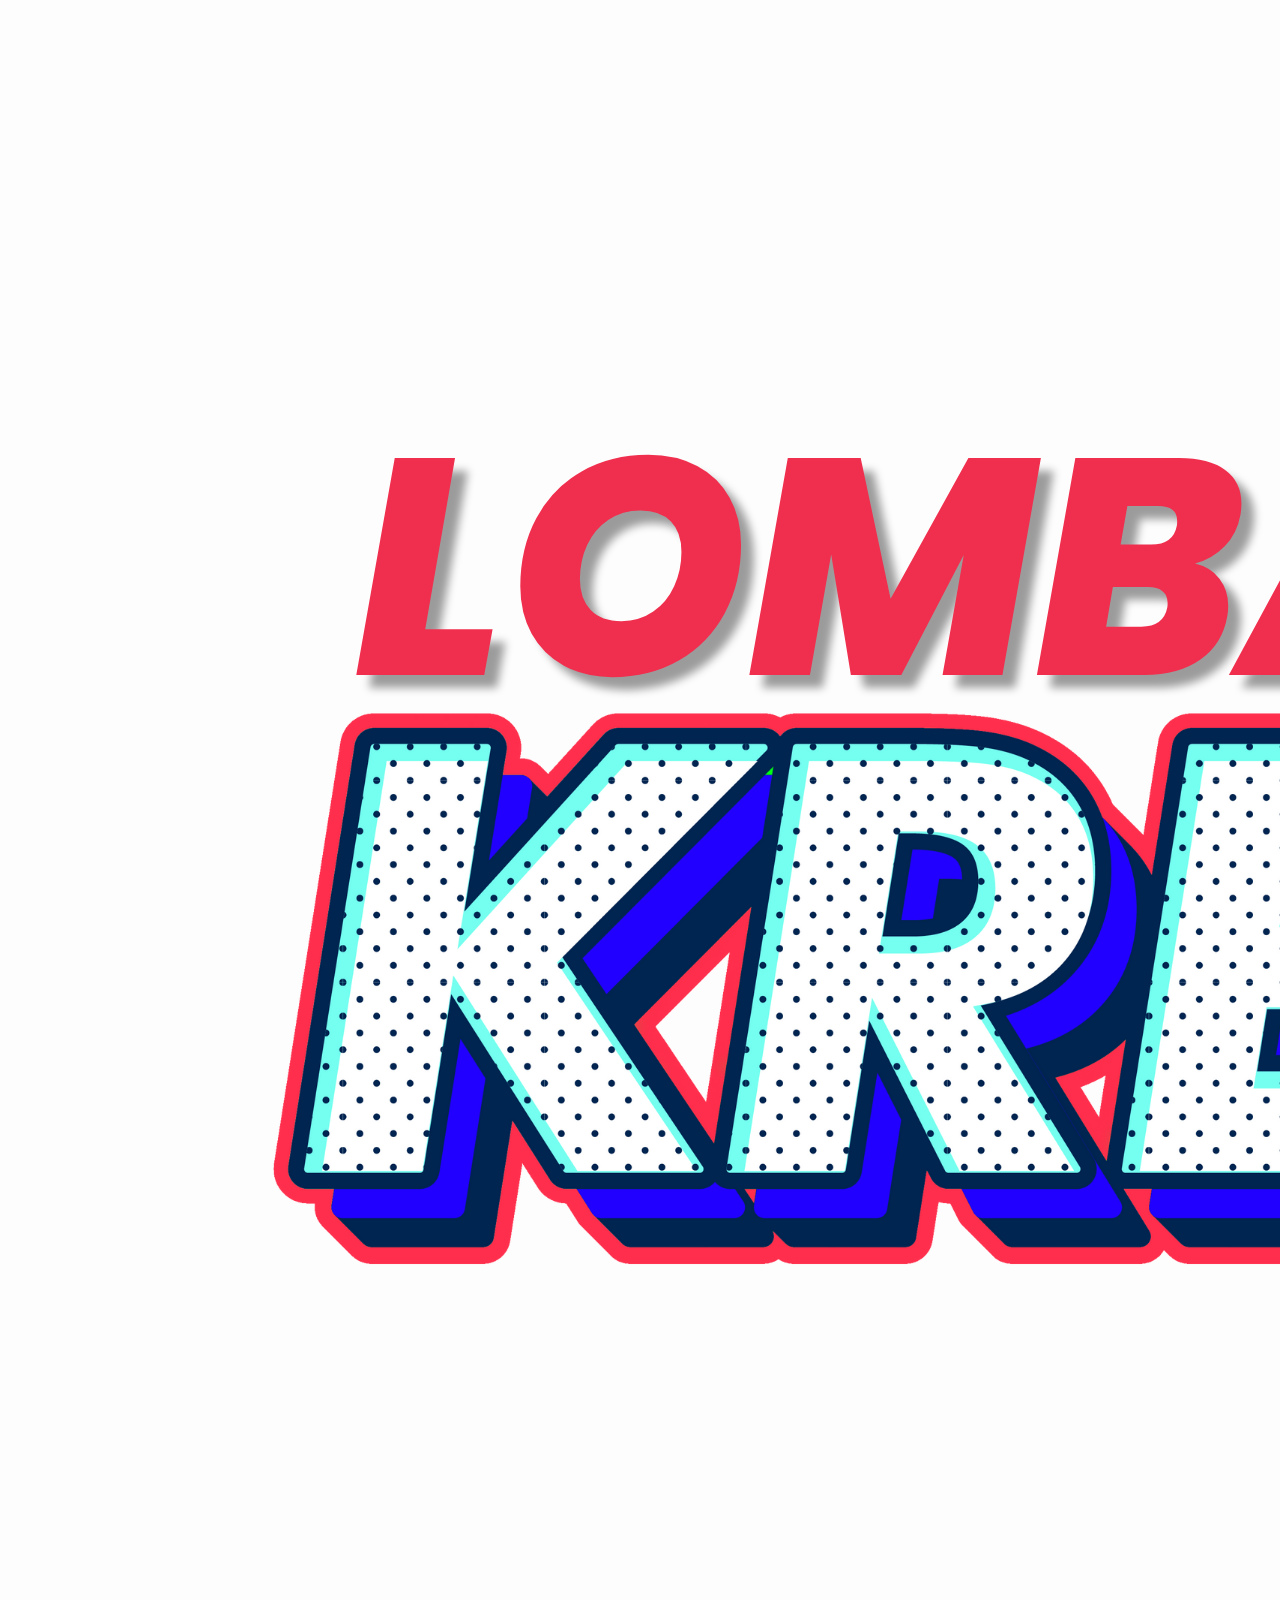
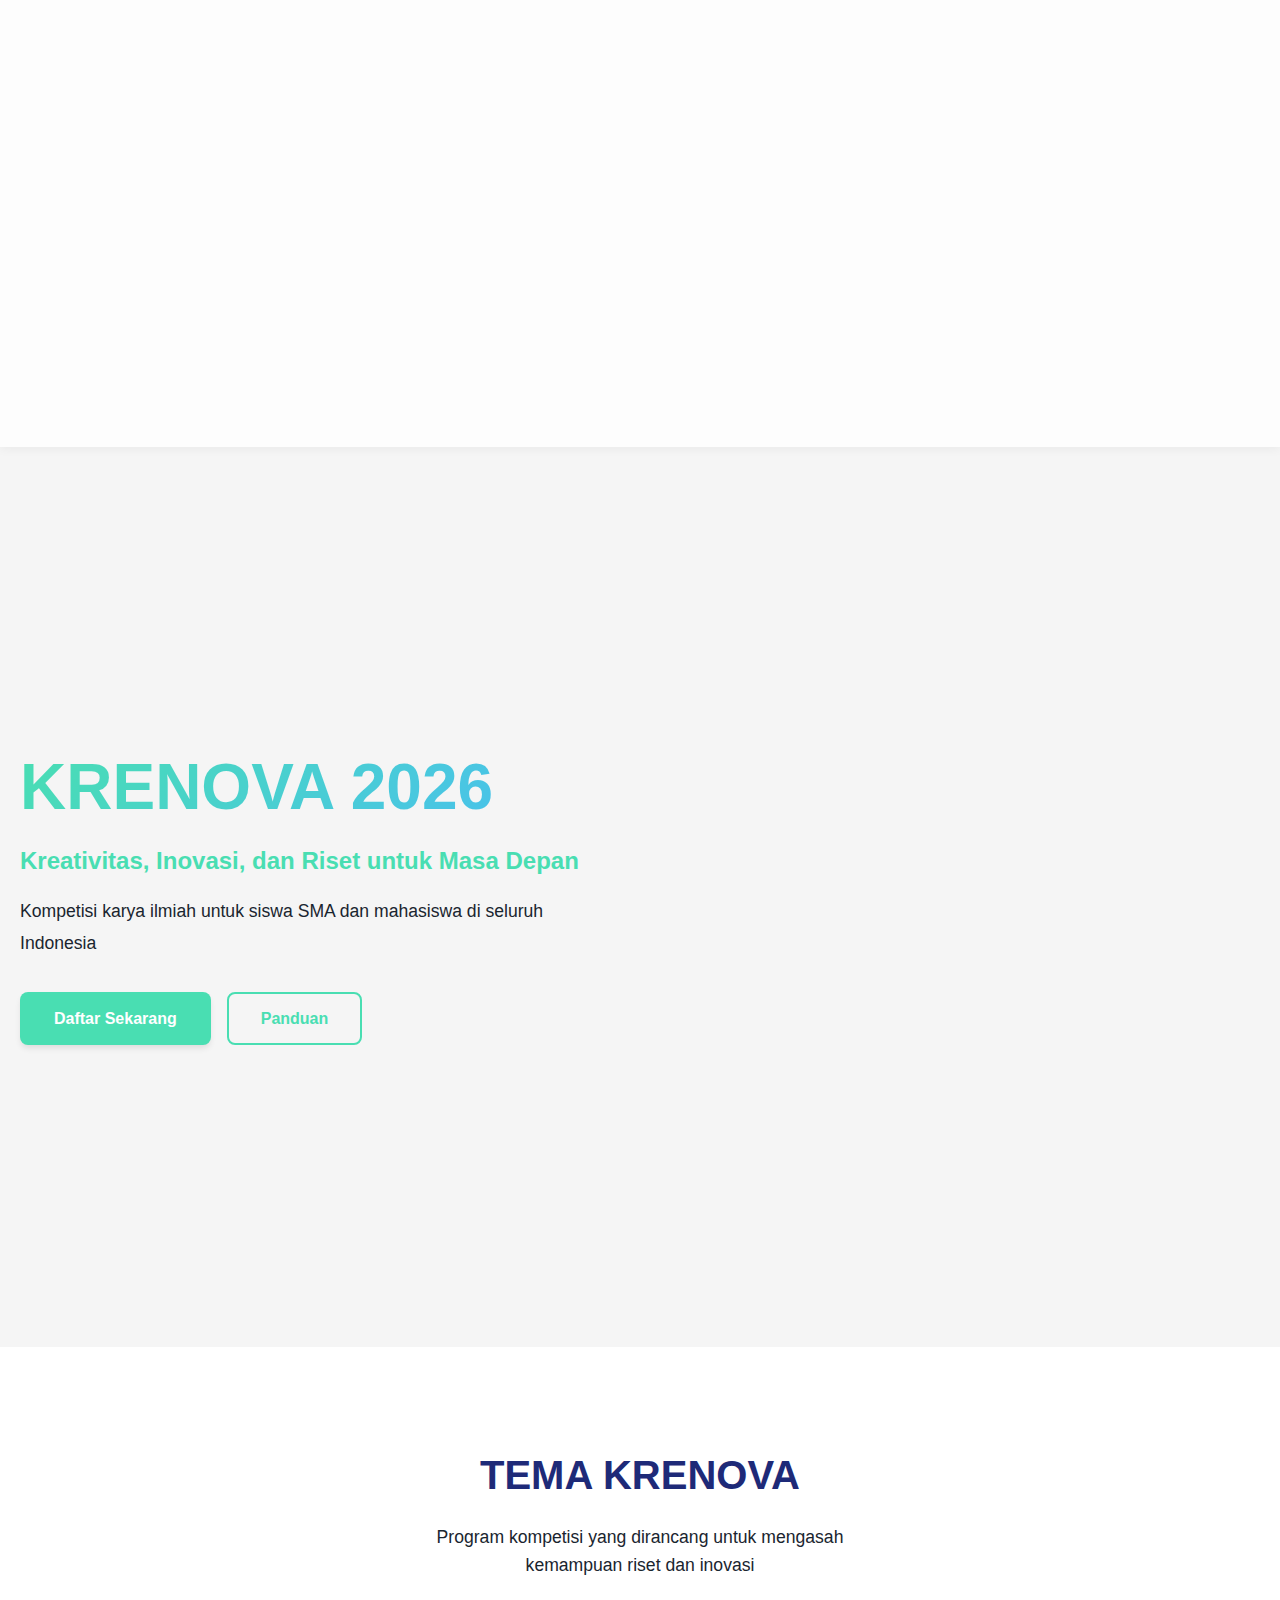
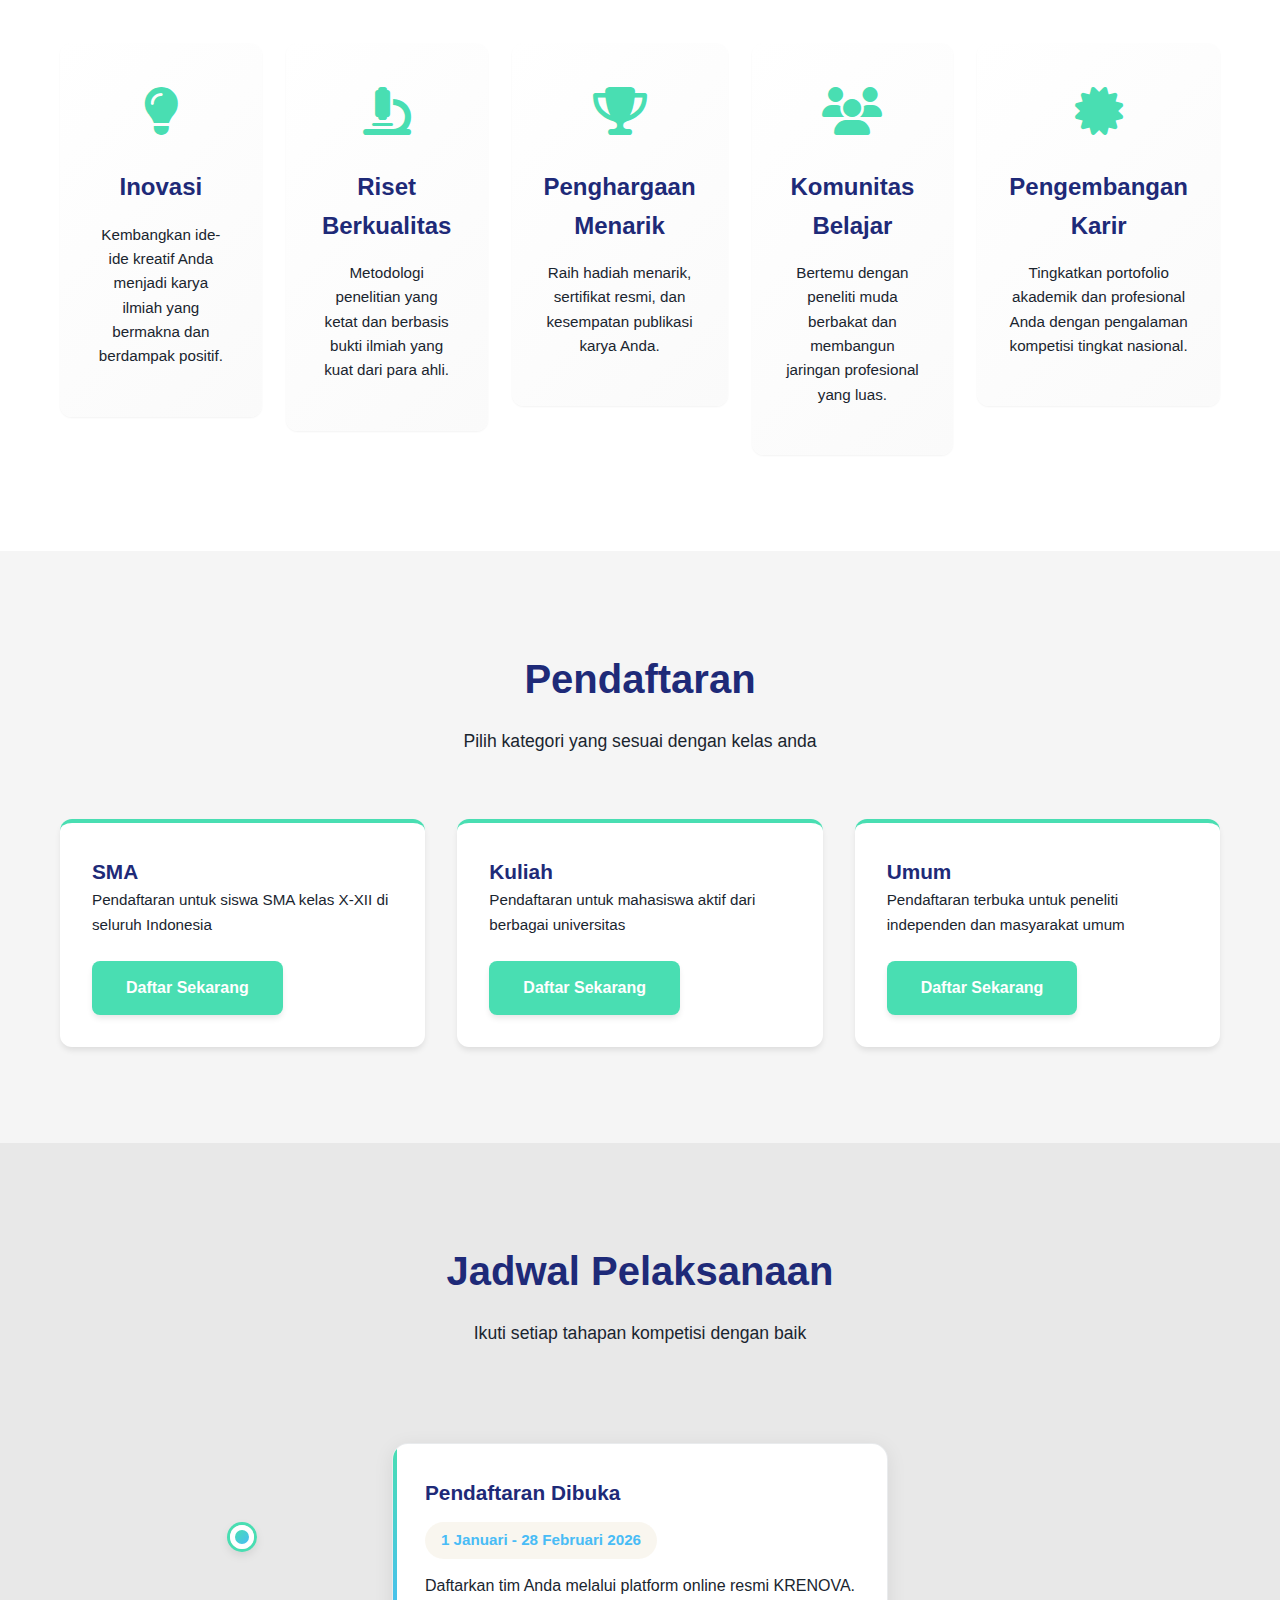
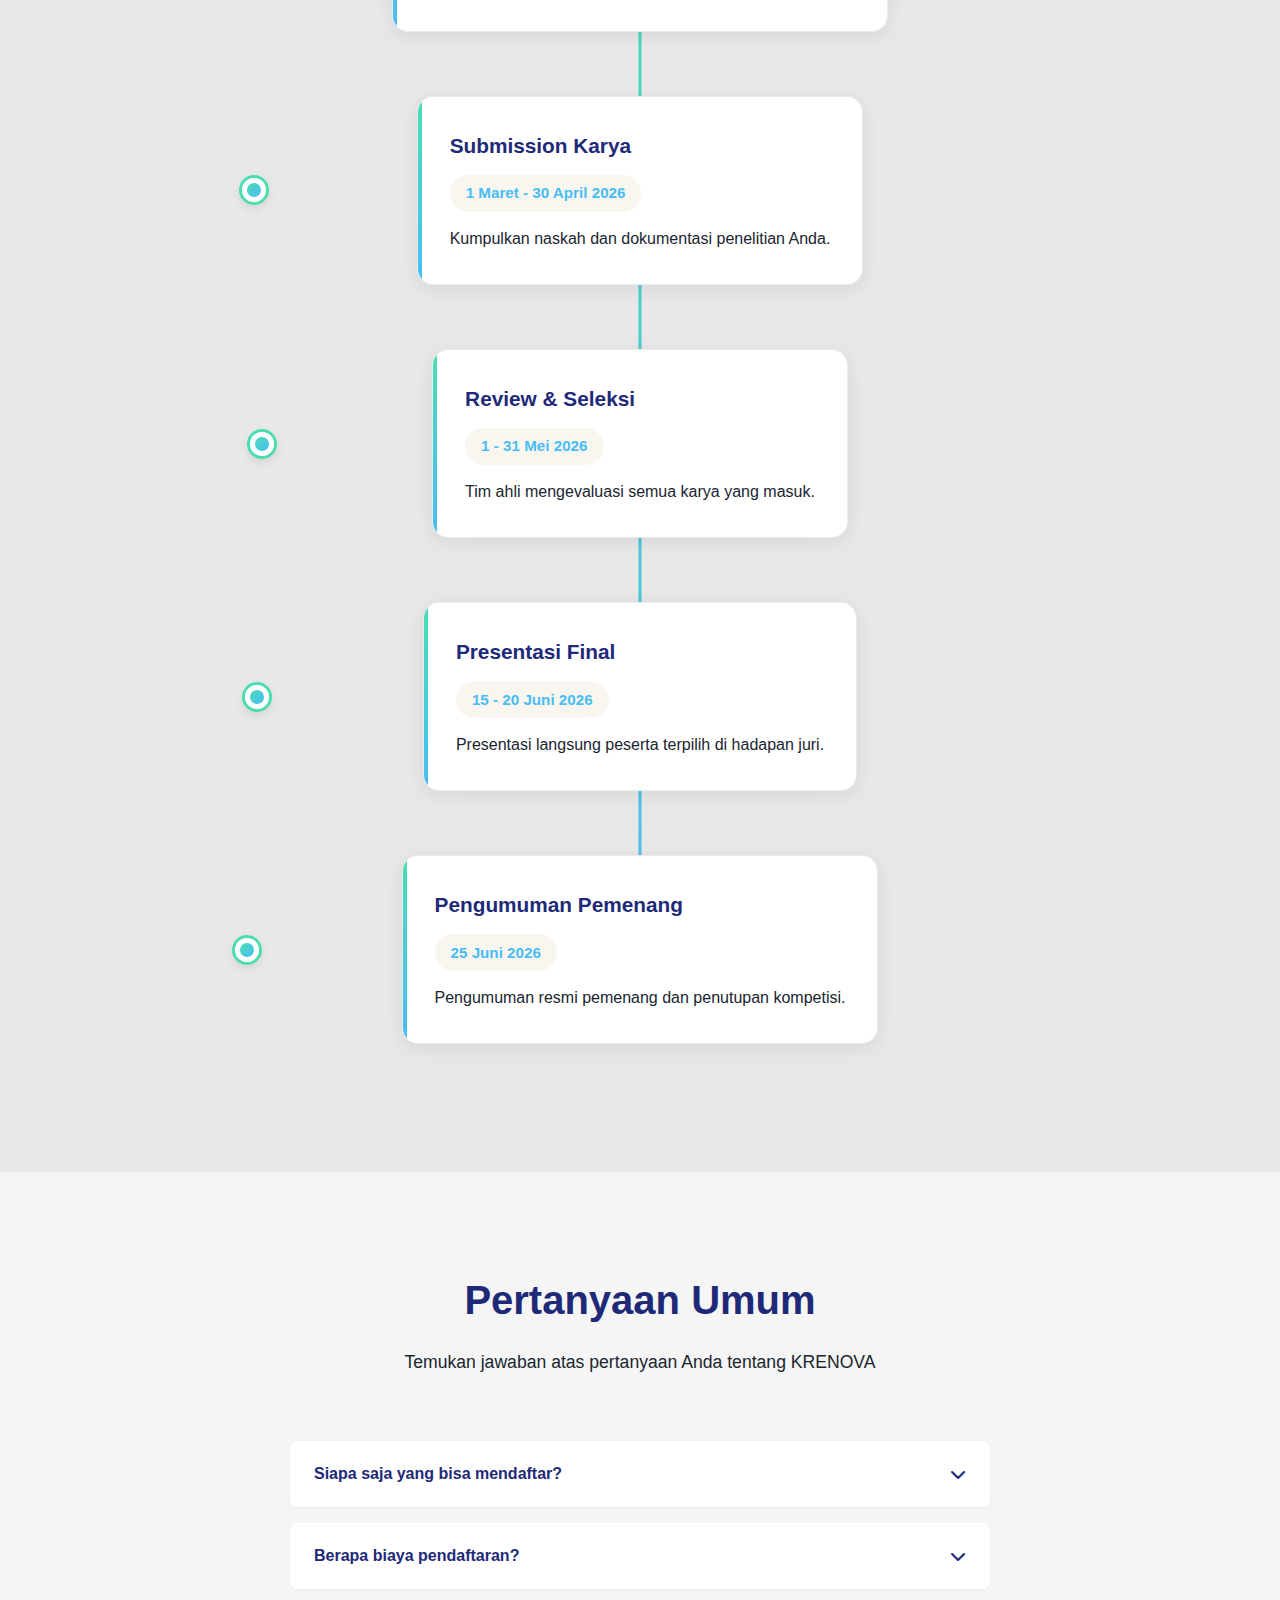
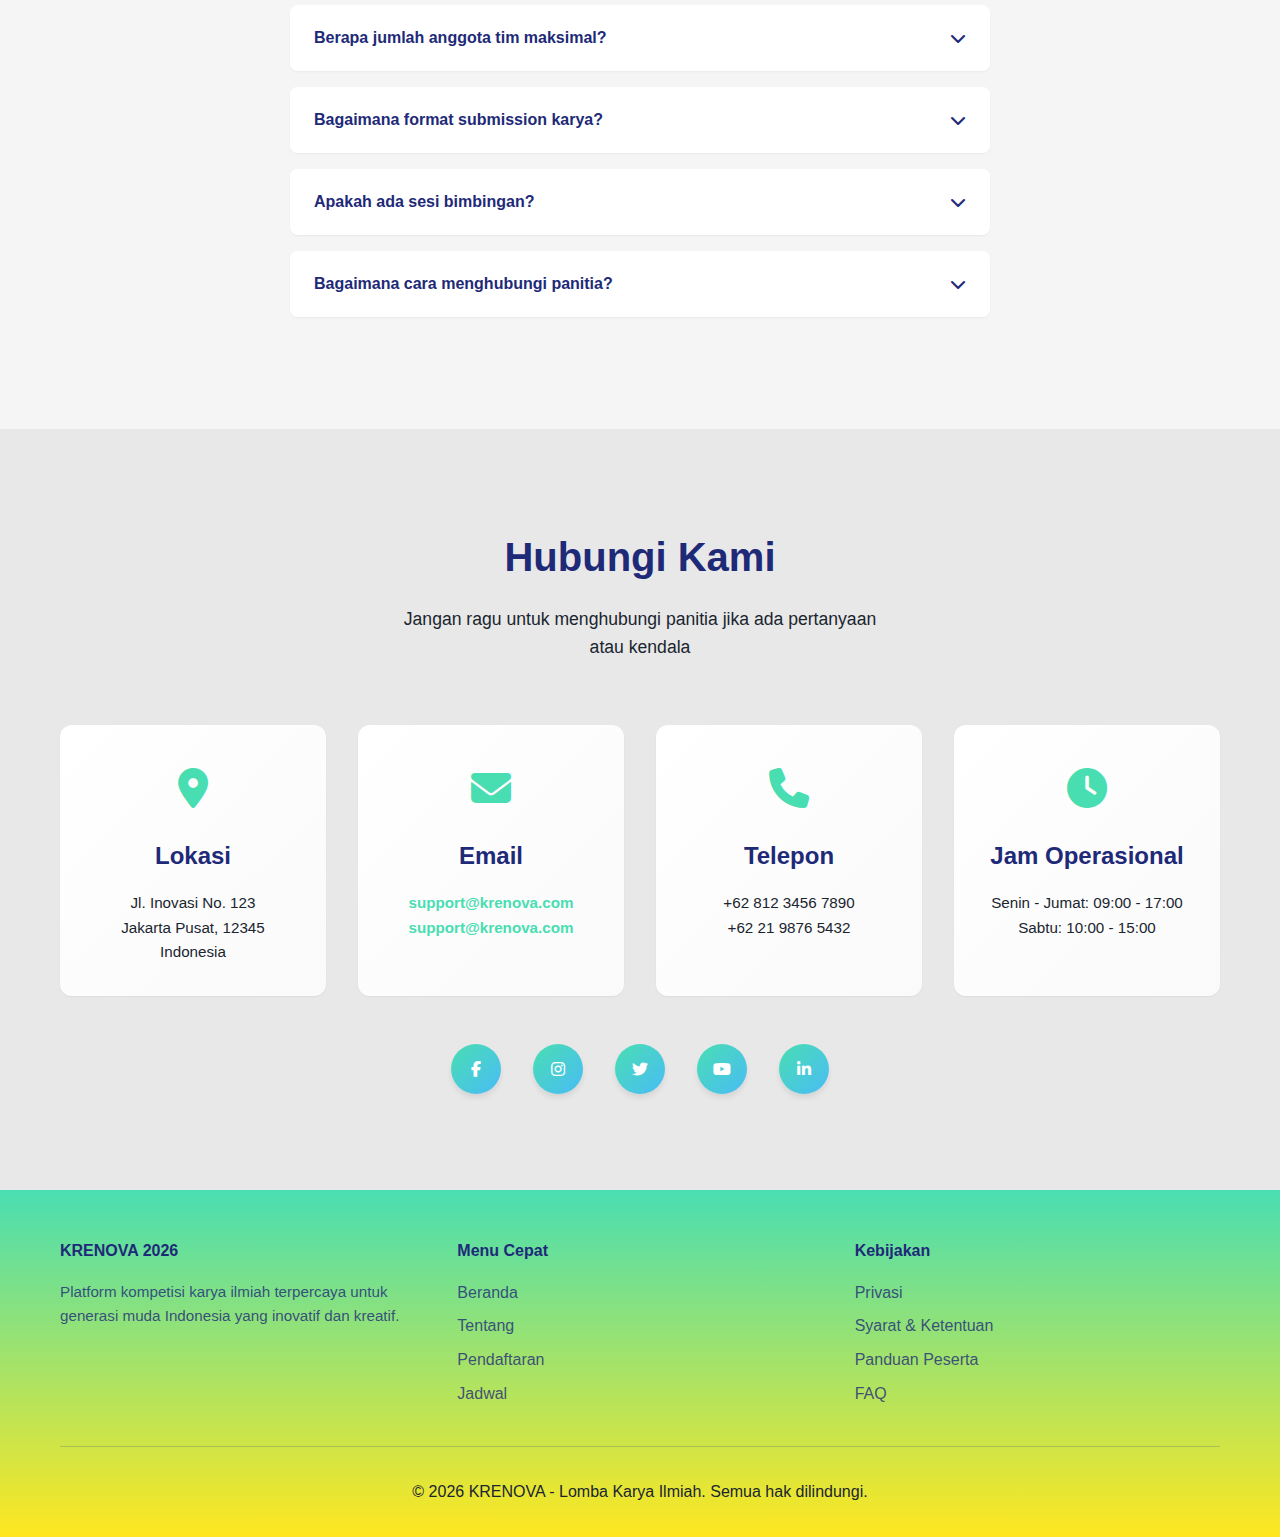
<file: index.html>
<!DOCTYPE html>
<html lang="id">
<head>
    <meta charset="UTF-8">
    <meta name="viewport" content="width=device-width, initial-scale=1.0">
    <meta name="description" content="Krenova - Lomba Karya Ilmiah untuk SMA dan Mahasiswa">
    <meta name="theme-color" content="#6366f1">
    <title>KRENOVA - Lomba Karya Ilmiah 2026</title>
    
    <!-- Favicon -->
    <link rel="icon" type="image/png" sizes="32x32" href="assets/icons/Brida.png">
    <link rel="icon" type="image/png" sizes="96x96" href="assets/icons/Brida.png">
    <link rel="apple-touch-icon" sizes="180x180" href="assets/icons/Brida.png">
    
    <!-- Preload CSS for faster loading -->
    <link rel="preload" href="css/styles.css" as="style">
    
    <!-- Critical CSS inline to prevent FOUC -->
    <style>
        body { 
            margin: 0; 
            overflow-x: hidden; 
            visibility: hidden;
            opacity: 0;
        }
        body.loaded {
            visibility: visible;
            opacity: 1;
            transition: opacity 0.3s ease;
        }
    </style>
    
    <link rel="stylesheet" href="css/styles.css">
    <link rel="stylesheet" href="https://cdnjs.cloudflare.com/ajax/libs/font-awesome/6.4.0/css/all.min.css">
    
    <!-- Quick load script -->
    <script>
        document.addEventListener('DOMContentLoaded', function() {
            document.body.classList.add('loaded');
        });
    </script>
</head>
<body>
    <!-- Navigation Bar -->
    <nav class="navbar">
        <div class="container">
            <div class="nav-wrapper">
                <div class="logo">
                    
                    <img src="assets/icons/Lomba_Krenova_Logo.png" alt="KRENOVA" class="logo-text">
                </div>
                <button class="nav-toggle" id="navToggle">
                    <span></span>
                    <span></span>
                    <span></span>
                </button>
                <ul class="nav-menu" id="navMenu">
                    <li><a href="#home" class="nav-link">Beranda</a></li>
                    <li><a href="#about" class="nav-link">Tentang</a></li>
                    <li><a href="#Registration" class="nav-link">Registrasi</a></li>
                    <li><a href="#timeline" class="nav-link">Jadwal</a></li>
                    <li><a href="#contact" class="nav-link">Kontak</a></li>
                </ul>
                <div class="logo-right">
                    <img src="assets/icons/Semarang.png" alt="KRENOVA Logo" class="logo-icon">
                    <img src="assets/icons/Brida.png" alt="Brida Logo" class="logo-icon-right">
                </div>
            </div>
        </div>
    </nav>

    <!-- Hero Section -->
    <section id="home" class="hero">
        <div class="hero-content">
            <div class="container">
                <div class="hero-text">
                    <h2 class="hero-title">KRENOVA 2026</h2>
                    <p class="hero-subtitle">Kreativitas, Inovasi, dan Riset untuk Masa Depan</p>
                    <p class="hero-description">Kompetisi Karya Ilmiah terbuka untuk siswa SMA dan mahasiswa. Tunjukkan ide brilian Anda dan raih kesempatan emas untuk bersinar!</p>
                    <div class="hero-buttons">
                        <a href="#Registration" class="btn btn-primary">Daftar Sekarang</a>
                        <a href="assets/PANDUAN LOMBA KREATIVITAS DAN INOVASI MASYARAKAT_2026.pdf" class="btn btn-secondary">Panduan</a>
                    </div>
                </div>
            </div>
        </div>
        <div class="hero-background">
        </div>
    </section>

    <!-- About Section -->
    <section id="about" class="about">
        <div class="container">
            <div class="section-header">
                <h2>TEMA KRENOVA</h2>
                <p>Program kompetisi yang dirancang untuk mengasah kemampuan riset dan inovasi</p>
            </div>
            <div class="about-content">
                <div class="about-box">
                    <div class="about-icon">
                        <i class="fas fa-lightbulb"></i>
                    </div>
                    <h3>Inovasi</h3>
                    <p>Kembangkan ide-ide kreatif Anda menjadi karya ilmiah yang bermakna dan berdampak positif.</p>
                </div>
                <div class="about-box">
                    <div class="about-icon">
                        <i class="fas fa-microscope"></i>
                    </div>
                    <h3>Riset Berkualitas</h3>
                    <p>Metodologi penelitian yang ketat dan berbasis bukti ilmiah yang kuat dari para ahli.</p>
                </div>
                <div class="about-box">
                    <div class="about-icon">
                        <i class="fas fa-trophy"></i>
                    </div>
                    <h3>Penghargaan Menarik</h3>
                    <p>Raih hadiah menarik, sertifikat resmi, dan kesempatan publikasi karya Anda.</p>
                </div>
                <div class="about-box">
                    <div class="about-icon">
                        <i class="fas fa-users"></i>
                    </div>
                    <h3>Komunitas Belajar</h3>
                    <p>Bertemu dengan peneliti muda berbakat dan membangun jaringan profesional yang luas.</p>
                </div>
                <div class="about-box">
                    <div class="about-icon">
                        <i class="fas fa-certificate"></i>
                    </div>
                    <h3>Pengembangan Karir</h3>
                    <p>Tingkatkan portofolio akademik dan profesional Anda dengan pengalaman kompetisi tingkat nasional.</p>
                </div>
            </div>
        </div>
    </section>

    <!-- Registration Section -->
    <section id="Registration" class="registration">
        <div class="container">
            <div class="section-header">
                <h2>Pendaftaran</h2>
                <p>Pilih kategori yang sesuai dengan kelas anda</p>
            </div>
            <div class="registration-grid">
                <!-- Registration will be loaded from config.json -->
            </div>
        </div>
    </section>

    <!-- Timeline Section -->
    <section id="timeline" class="timeline">
        <div class="container">
            <div class="section-header">
                <h2>Jadwal Pelaksanaan</h2>
                <p>Ikuti setiap tahapan kompetisi dengan baik</p>
            </div>
            <div class="timeline-container">
                <!-- Timeline will be loaded from config.json -->
            </div>
        </div>
    </section>

    <!-- FAQ Section -->
    <section class="faq">
        <div class="container">
            <div class="section-header">
                <h2>Pertanyaan Umum</h2>
                <p>Temukan jawaban atas pertanyaan Anda tentang KRENOVA</p>
            </div>
            <div class="faq-container">
                <div class="faq-item">
                    <button class="faq-question">
                        <span>Siapa saja yang bisa mendaftar?</span>
                        <i class="fas fa-chevron-down"></i>
                    </button>
                    <div class="faq-answer">
                        <p>KRENOVA terbuka untuk siswa SMA kelas X-XII dan mahasiswa dari berbagai universitas di seluruh Indonesia. Peserta dapat mendaftar secara individu atau berkelompok (tim).</p>
                    </div>
                </div>
                <div class="faq-item">
                    <button class="faq-question">
                        <span>Berapa biaya pendaftaran?</span>
                        <i class="fas fa-chevron-down"></i>
                    </button>
                    <div class="faq-answer">
                        <p>Pendaftaran KRENOVA 2026 GRATIS (tidak ada biaya). Kami ingin memberikan kesempatan yang sama untuk semua peserta berbakat tanpa beban finansial.</p>
                    </div>
                </div>
                <div class="faq-item">
                    <button class="faq-question">
                        <span>Berapa jumlah anggota tim maksimal?</span>
                        <i class="fas fa-chevron-down"></i>
                    </button>
                    <div class="faq-answer">
                        <p>Tim harus terdiri dari minimal 2 orang dan maksimal 4 orang anggota, ditambah 1 orang pembimbing (guru/dosen). Semua anggota harus terdaftar resmi.</p>
                    </div>
                </div>
                <div class="faq-item">
                    <button class="faq-question">
                        <span>Bagaimana format submission karya?</span>
                        <i class="fas fa-chevron-down"></i>
                    </button>
                    <div class="faq-answer">
                        <p>Naskah harus dikirimkan dalam format PDF dengan ukuran maksimal 10 MB. Format penulisan mengikuti panduan yang tersedia di website resmi KRENOVA.</p>
                    </div>
                </div>
                <div class="faq-item">
                    <button class="faq-question">
                        <span>Apakah ada sesi bimbingan?</span>
                        <i class="fas fa-chevron-down"></i>
                    </button>
                    <div class="faq-answer">
                        <p>Ya, kami menyediakan workshop dan webinar gratis untuk semua peserta yang terdaftar, dengan pembicara dari berbagai bidang penelitian.</p>
                    </div>
                </div>
                <div class="faq-item">
                    <button class="faq-question">
                        <span>Bagaimana cara menghubungi panitia?</span>
                        <i class="fas fa-chevron-down"></i>
                    </button>
                    <div class="faq-answer">
                        <p>Anda dapat menghubungi kami melalui email support@krenova.com, nomor WhatsApp +62-812-XXXX-XXXX, atau mengunjungi kantor kami di Jakarta.</p>
                    </div>
                </div>
            </div>
        </div>
    </section>

    <!-- Contact Section -->
    <section id="contact" class="contact">
        <div class="container">
            <div class="section-header">
                <h2>Hubungi Kami</h2>
                <p>Jangan ragu untuk menghubungi panitia jika ada pertanyaan atau kendala</p>
            </div>
            <div class="contact-grid">
                <div class="contact-box">
                    <div class="contact-icon">
                        <i class="fas fa-map-marker-alt"></i>
                    </div>
                    <h3>Lokasi</h3>
                    <p>Jl. Inovasi No. 123<br>Jakarta Pusat, 12345<br>Indonesia</p>
                </div>
                <div class="contact-box">
                    <div class="contact-icon">
                        <i class="fas fa-envelope"></i>
                    </div>
                    <h3>Email</h3>
                    <p><a href="mailto:support@krenova.com">support@krenova.com</a><br>
                    <a href="mailto:info@krenova.com">info@krenova.com</a></p>
                </div>
                <div class="contact-box">
                    <div class="contact-icon">
                        <i class="fas fa-phone"></i>
                    </div>
                    <h3>Telepon</h3>
                    <p>+62 812 3456 7890<br>+62 21 9876 5432</p>
                </div>
                <div class="contact-box">
                    <div class="contact-icon">
                        <i class="fas fa-clock"></i>
                    </div>
                    <h3>Jam Operasional</h3>
                    <p>Senin - Jumat: 09:00 - 17:00<br>Sabtu: 10:00 - 15:00</p>
                </div>
            </div>
            <div class="social-links">
                <a href="#" class="social-link">
                    <i class="fab fa-facebook"></i>
                </a>
                <a href="#" class="social-link">
                    <i class="fab fa-twitter"></i>
                </a>
                <a href="#" class="social-link">
                    <i class="fab fa-instagram"></i>
                </a>
                <a href="#" class="social-link">
                    <i class="fab fa-youtube"></i>
                </a>
            </div>
        </div>
    </section>

    <!-- Footer -->
    <footer class="footer">
        <div class="container">
            <div class="footer-content">
                <div class="footer-section">
                    <h4>KRENOVA 2026</h4>
                    <p>Platform kompetisi karya ilmiah terpercaya untuk generasi muda Indonesia yang inovatif dan kreatif.</p>
                </div>
                <div class="footer-section">
                    <h4>Menu Cepat</h4>
                    <ul>
                        <li><a href="#home">Beranda</a></li>
                        <li><a href="#about">Tentang</a></li>
                        <li><a href="#Registration">Pendaftaran</a></li>
                        <li><a href="#timeline">Jadwal</a></li>
                    </ul>
                </div>
                <div class="footer-section">
                    <h4>Kebijakan</h4>
                    <ul>
                        <li><a href="#">Privasi</a></li>
                        <li><a href="#">Syarat & Ketentuan</a></li>
                        <li><a href="#">Panduan Peserta</a></li>
                        <li><a href="#">FAQ</a></li>
                    </ul>
                </div>
            </div>
            <div class="footer-bottom">
                <p>&copy; 2026 KRENOVA - Lomba Karya Ilmiah. Semua hak dilindungi.</p>
            </div>
        </div>
    </footer>

    <!-- Scroll to Top Button -->
    <button class="scroll-to-top" id="scrollToTop">
        <i class="fas fa-arrow-up"></i>
    </button>

    <script src="js/script.js"></script>
    <script>
        // Register Service Worker
        if ('serviceWorker' in navigator) {
            window.addEventListener('load', () => {
                navigator.serviceWorker.register('/sw.js')
                    .then(registration => {
                        console.log('Service Worker registered:', registration);
                    })
                    .catch(error => {
                        console.log('Service Worker registration failed:', error);
                    });
            });
        }
    </script>
</body>
</html>
</file>
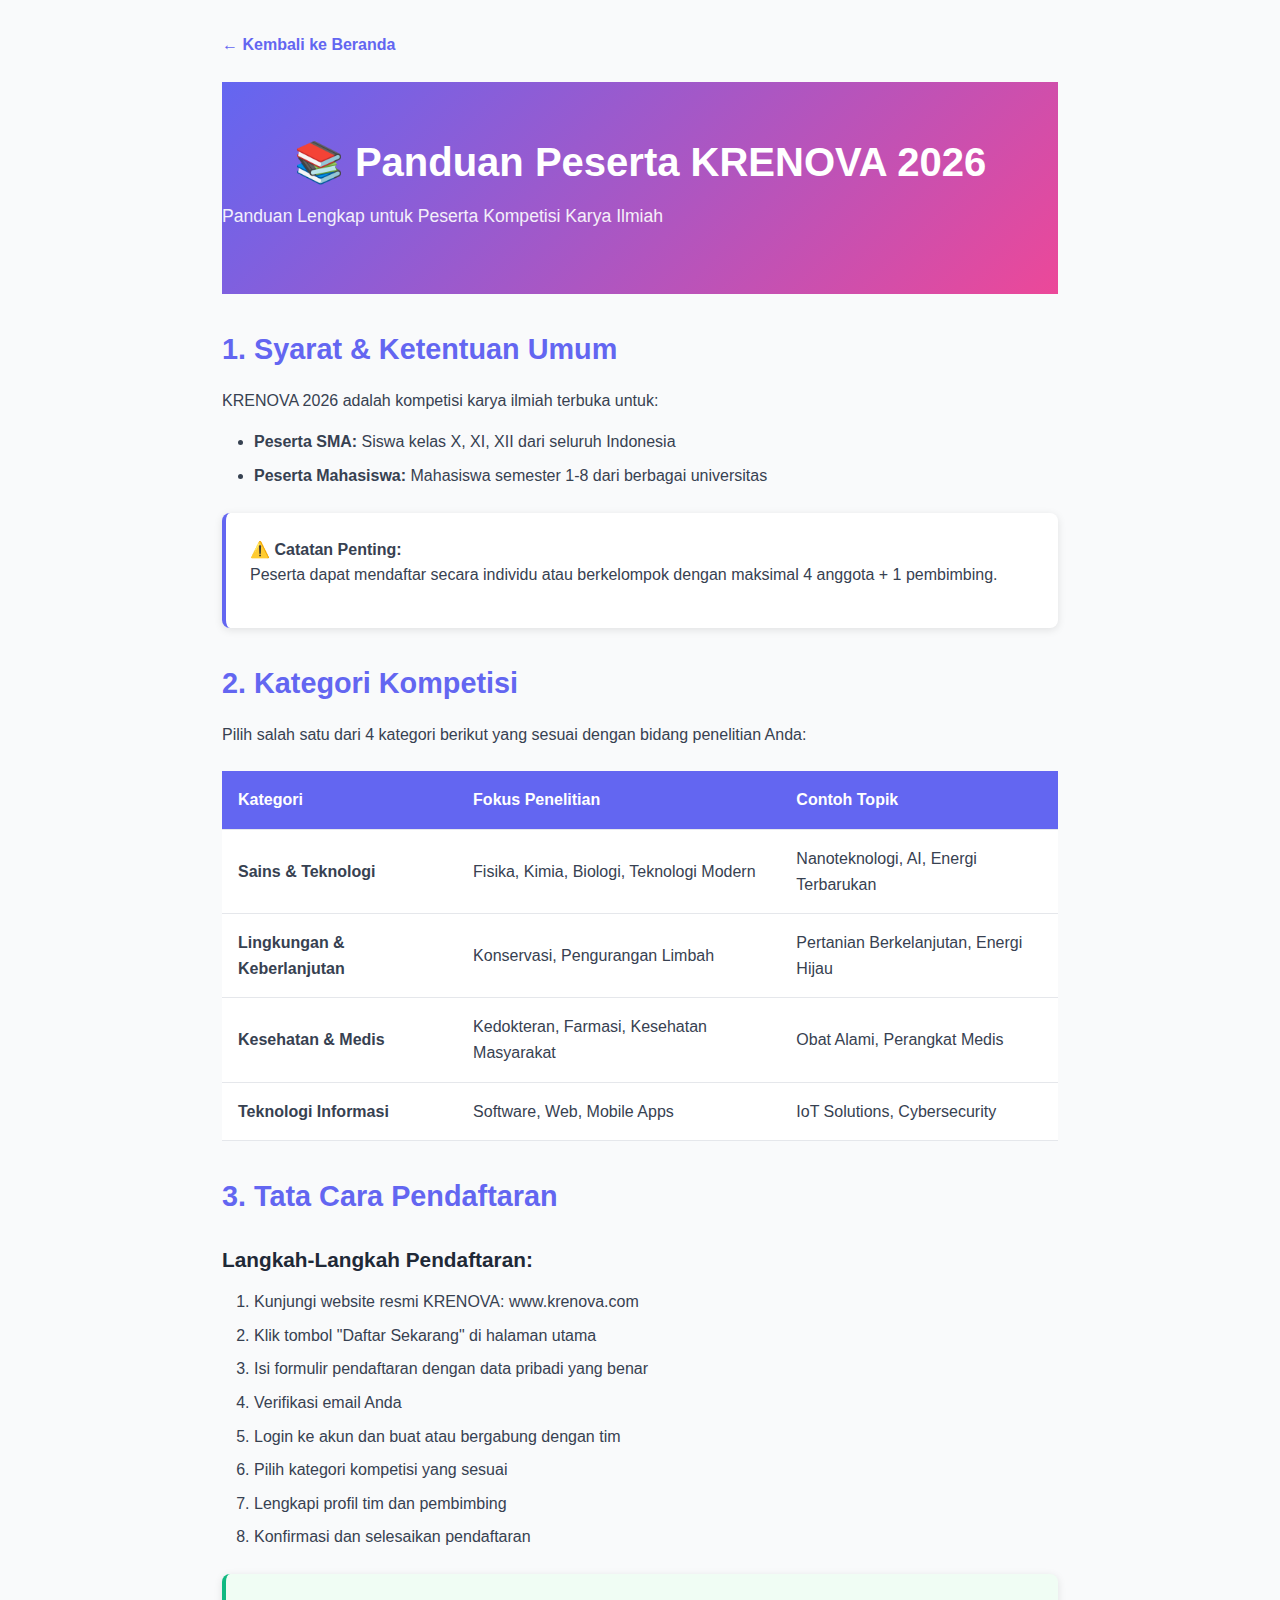
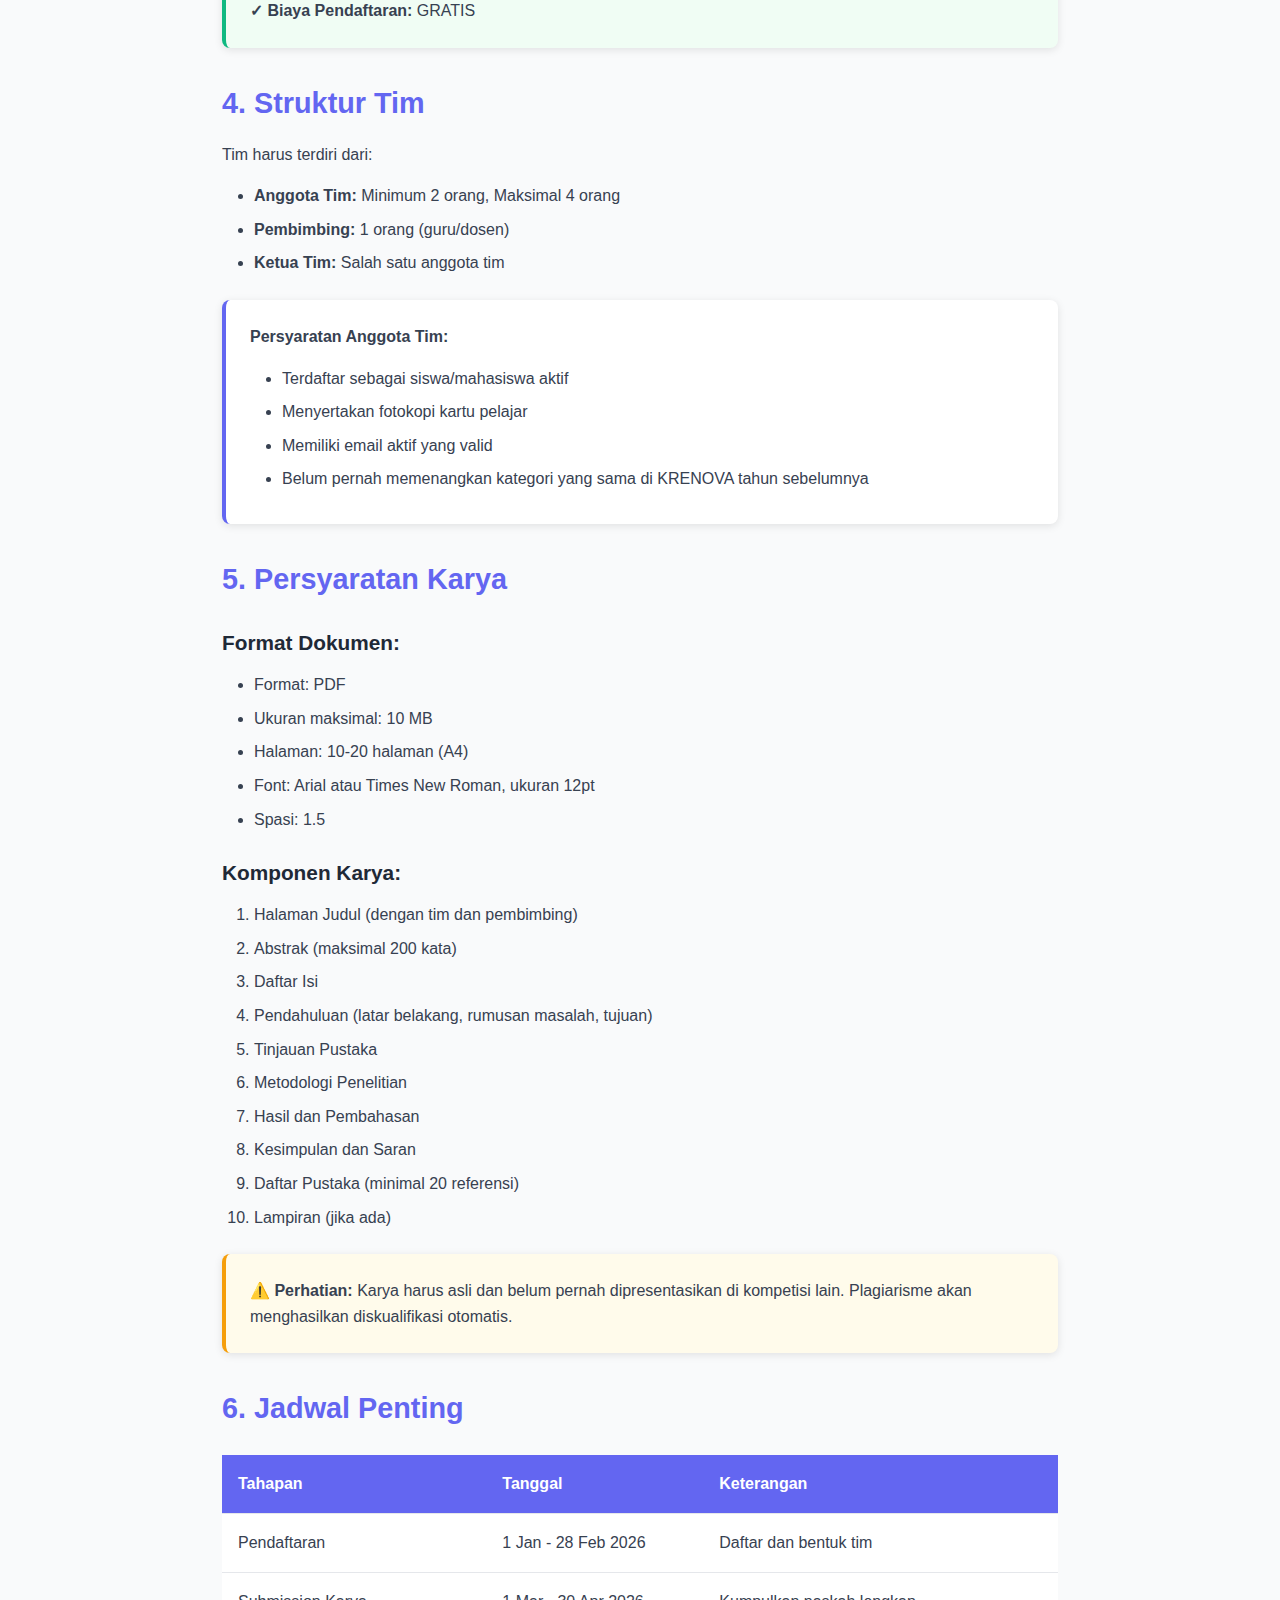
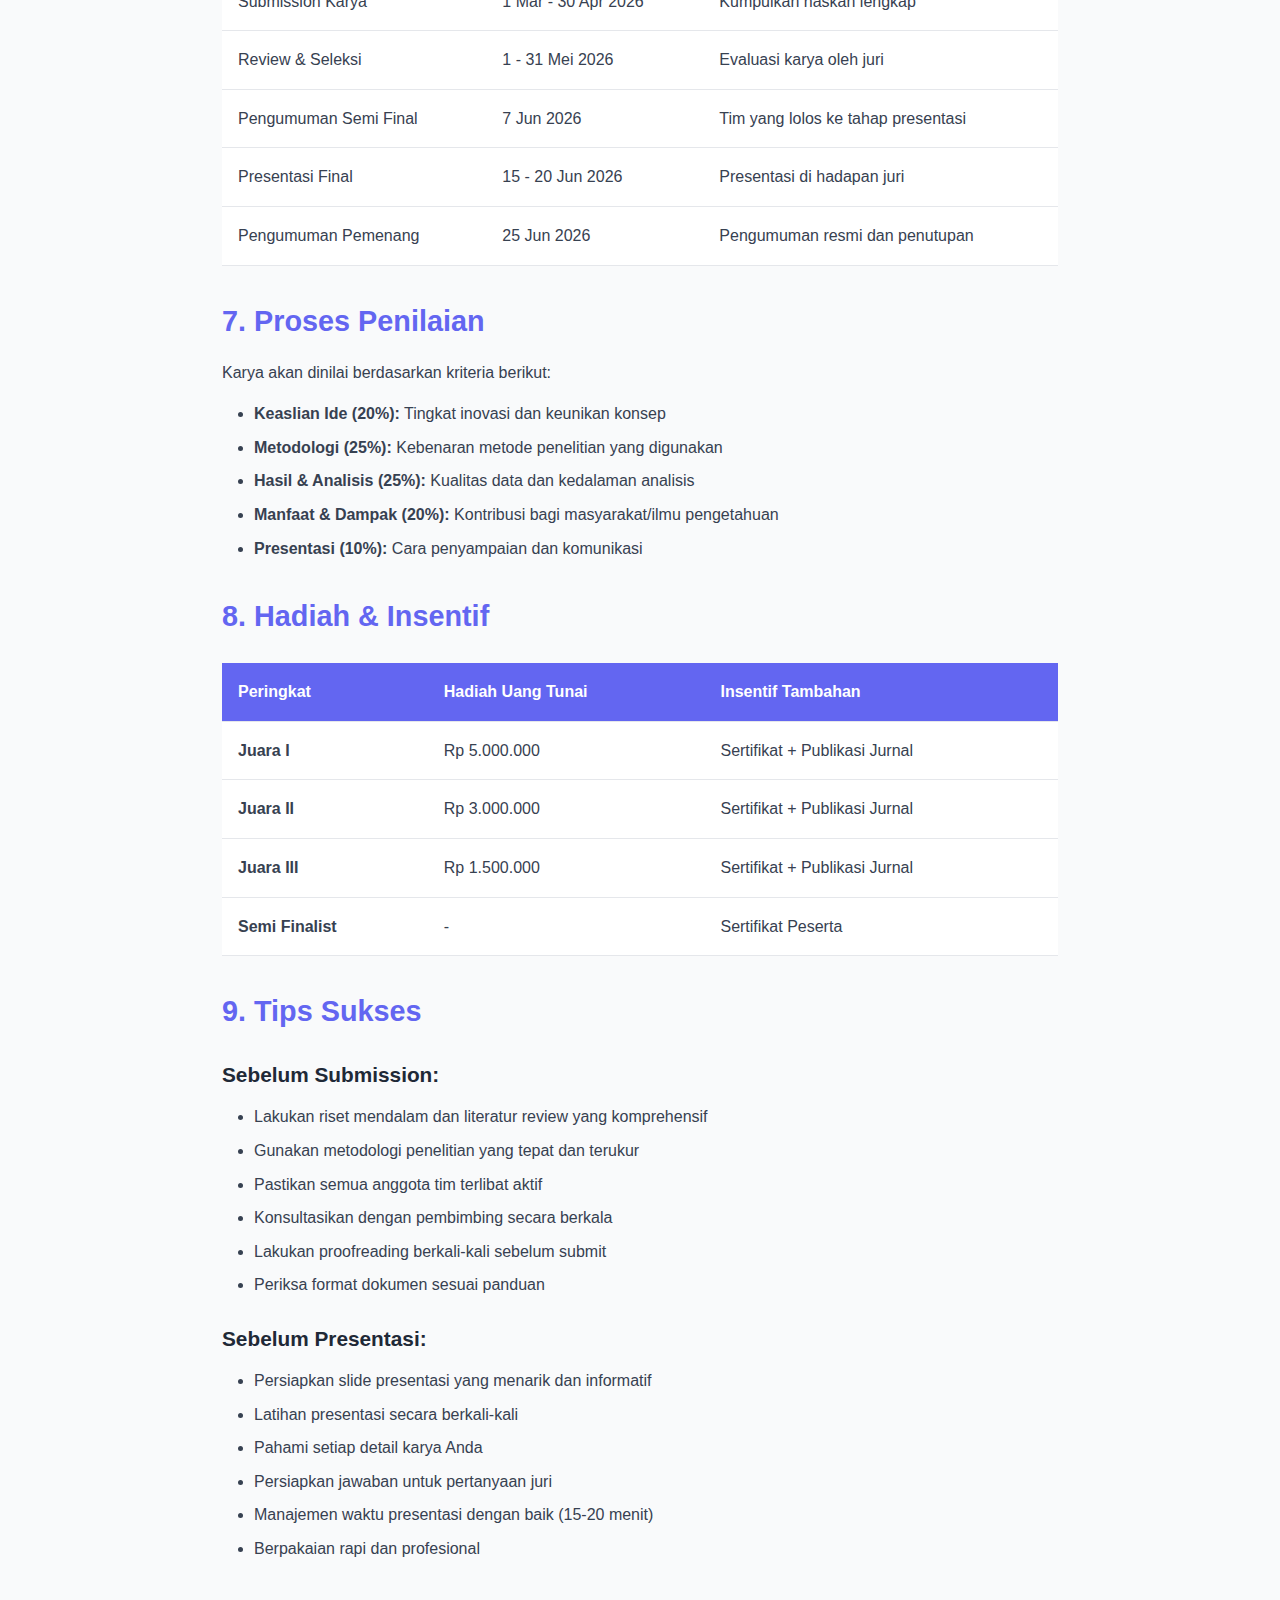
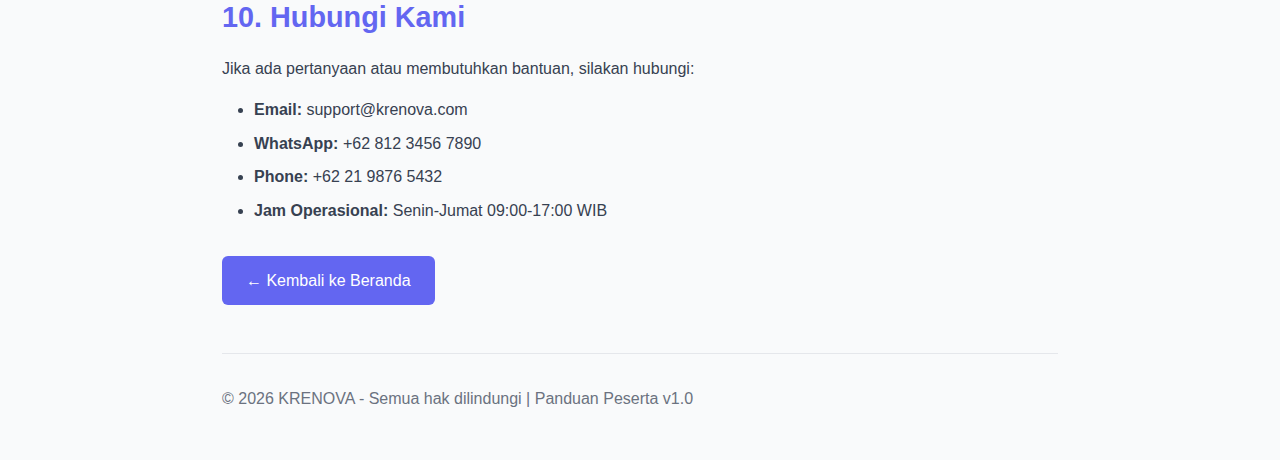
<file: panduan-peserta.html>
<!DOCTYPE html>
<html lang="id">
<head>
    <meta charset="UTF-8">
    <meta name="viewport" content="width=device-width, initial-scale=1.0">
    <title>Panduan Peserta - KRENOVA 2026</title>
    <style>
        * {
            margin: 0;
            padding: 0;
            box-sizing: border-box;
        }
        body {
            font-family: 'Segoe UI', Tahoma, Geneva, Verdana, sans-serif;
            line-height: 1.6;
            color: #374151;
            background: #f9fafb;
        }
        .container {
            max-width: 900px;
            margin: 0 auto;
            padding: 2rem;
        }
        header {
            background: linear-gradient(135deg, #6366f1, #ec4899);
            color: white;
            padding: 3rem 0;
            margin-bottom: 2rem;
            text-align: center;
        }
        header h1 {
            font-size: 2.5rem;
            margin-bottom: 0.5rem;
        }
        header p {
            font-size: 1.1rem;
            opacity: 0.9;
        }
        .back-link {
            display: inline-block;
            margin-bottom: 1.5rem;
            color: #6366f1;
            text-decoration: none;
            font-weight: 600;
        }
        .back-link:hover {
            text-decoration: underline;
        }
        h2 {
            color: #6366f1;
            margin-top: 2rem;
            margin-bottom: 1rem;
            font-size: 1.8rem;
        }
        h3 {
            color: #1f2937;
            margin-top: 1.5rem;
            margin-bottom: 0.8rem;
            font-size: 1.3rem;
        }
        p {
            margin-bottom: 1rem;
            text-align: justify;
        }
        ul, ol {
            margin-left: 2rem;
            margin-bottom: 1rem;
        }
        li {
            margin-bottom: 0.5rem;
        }
        .box {
            background: white;
            border-left: 4px solid #6366f1;
            padding: 1.5rem;
            margin: 1.5rem 0;
            border-radius: 8px;
            box-shadow: 0 2px 8px rgba(0,0,0,0.1);
        }
        .box.warning {
            border-left-color: #f59e0b;
            background: #fffbeb;
        }
        .box.success {
            border-left-color: #10b981;
            background: #f0fdf4;
        }
        table {
            width: 100%;
            border-collapse: collapse;
            margin: 1.5rem 0;
            background: white;
        }
        th, td {
            padding: 1rem;
            text-align: left;
            border-bottom: 1px solid #e5e7eb;
        }
        th {
            background: #6366f1;
            color: white;
            font-weight: 600;
        }
        tr:hover {
            background: #f9fafb;
        }
        .btn {
            display: inline-block;
            padding: 0.75rem 1.5rem;
            background: #6366f1;
            color: white;
            text-decoration: none;
            border-radius: 6px;
            margin-top: 1rem;
            transition: 0.3s;
        }
        .btn:hover {
            background: #4f46e5;
        }
        footer {
            text-align: center;
            margin-top: 3rem;
            padding-top: 2rem;
            border-top: 1px solid #e5e7eb;
            color: #6b7280;
        }
    </style>
</head>
<body>
    <div class="container">
        <a href="/" class="back-link">← Kembali ke Beranda</a>
        
        <header>
            <h1>📚 Panduan Peserta KRENOVA 2026</h1>
            <p>Panduan Lengkap untuk Peserta Kompetisi Karya Ilmiah</p>
        </header>

        <h2>1. Syarat & Ketentuan Umum</h2>
        <p>KRENOVA 2026 adalah kompetisi karya ilmiah terbuka untuk:</p>
        <ul>
            <li><strong>Peserta SMA:</strong> Siswa kelas X, XI, XII dari seluruh Indonesia</li>
            <li><strong>Peserta Mahasiswa:</strong> Mahasiswa semester 1-8 dari berbagai universitas</li>
        </ul>

        <div class="box">
            <strong>⚠️ Catatan Penting:</strong>
            <p>Peserta dapat mendaftar secara individu atau berkelompok dengan maksimal 4 anggota + 1 pembimbing.</p>
        </div>

        <h2>2. Kategori Kompetisi</h2>
        <p>Pilih salah satu dari 4 kategori berikut yang sesuai dengan bidang penelitian Anda:</p>
        <table>
            <tr>
                <th>Kategori</th>
                <th>Fokus Penelitian</th>
                <th>Contoh Topik</th>
            </tr>
            <tr>
                <td><strong>Sains & Teknologi</strong></td>
                <td>Fisika, Kimia, Biologi, Teknologi Modern</td>
                <td>Nanoteknologi, AI, Energi Terbarukan</td>
            </tr>
            <tr>
                <td><strong>Lingkungan & Keberlanjutan</strong></td>
                <td>Konservasi, Pengurangan Limbah</td>
                <td>Pertanian Berkelanjutan, Energi Hijau</td>
            </tr>
            <tr>
                <td><strong>Kesehatan & Medis</strong></td>
                <td>Kedokteran, Farmasi, Kesehatan Masyarakat</td>
                <td>Obat Alami, Perangkat Medis</td>
            </tr>
            <tr>
                <td><strong>Teknologi Informasi</strong></td>
                <td>Software, Web, Mobile Apps</td>
                <td>IoT Solutions, Cybersecurity</td>
            </tr>
        </table>

        <h2>3. Tata Cara Pendaftaran</h2>
        <h3>Langkah-Langkah Pendaftaran:</h3>
        <ol>
            <li>Kunjungi website resmi KRENOVA: www.krenova.com</li>
            <li>Klik tombol "Daftar Sekarang" di halaman utama</li>
            <li>Isi formulir pendaftaran dengan data pribadi yang benar</li>
            <li>Verifikasi email Anda</li>
            <li>Login ke akun dan buat atau bergabung dengan tim</li>
            <li>Pilih kategori kompetisi yang sesuai</li>
            <li>Lengkapi profil tim dan pembimbing</li>
            <li>Konfirmasi dan selesaikan pendaftaran</li>
        </ol>

        <div class="box success">
            <strong>✓ Biaya Pendaftaran:</strong> GRATIS
        </div>

        <h2>4. Struktur Tim</h2>
        <p>Tim harus terdiri dari:</p>
        <ul>
            <li><strong>Anggota Tim:</strong> Minimum 2 orang, Maksimal 4 orang</li>
            <li><strong>Pembimbing:</strong> 1 orang (guru/dosen)</li>
            <li><strong>Ketua Tim:</strong> Salah satu anggota tim</li>
        </ul>

        <div class="box">
            <strong>Persyaratan Anggota Tim:</strong>
            <ul style="margin: 1rem 0 0 2rem;">
                <li>Terdaftar sebagai siswa/mahasiswa aktif</li>
                <li>Menyertakan fotokopi kartu pelajar</li>
                <li>Memiliki email aktif yang valid</li>
                <li>Belum pernah memenangkan kategori yang sama di KRENOVA tahun sebelumnya</li>
            </ul>
        </div>

        <h2>5. Persyaratan Karya</h2>
        <h3>Format Dokumen:</h3>
        <ul>
            <li>Format: PDF</li>
            <li>Ukuran maksimal: 10 MB</li>
            <li>Halaman: 10-20 halaman (A4)</li>
            <li>Font: Arial atau Times New Roman, ukuran 12pt</li>
            <li>Spasi: 1.5</li>
        </ul>

        <h3>Komponen Karya:</h3>
        <ol>
            <li>Halaman Judul (dengan tim dan pembimbing)</li>
            <li>Abstrak (maksimal 200 kata)</li>
            <li>Daftar Isi</li>
            <li>Pendahuluan (latar belakang, rumusan masalah, tujuan)</li>
            <li>Tinjauan Pustaka</li>
            <li>Metodologi Penelitian</li>
            <li>Hasil dan Pembahasan</li>
            <li>Kesimpulan dan Saran</li>
            <li>Daftar Pustaka (minimal 20 referensi)</li>
            <li>Lampiran (jika ada)</li>
        </ol>

        <div class="box warning">
            <strong>⚠️ Perhatian:</strong> Karya harus asli dan belum pernah dipresentasikan di kompetisi lain. Plagiarisme akan menghasilkan diskualifikasi otomatis.
        </div>

        <h2>6. Jadwal Penting</h2>
        <table>
            <tr>
                <th>Tahapan</th>
                <th>Tanggal</th>
                <th>Keterangan</th>
            </tr>
            <tr>
                <td>Pendaftaran</td>
                <td>1 Jan - 28 Feb 2026</td>
                <td>Daftar dan bentuk tim</td>
            </tr>
            <tr>
                <td>Submission Karya</td>
                <td>1 Mar - 30 Apr 2026</td>
                <td>Kumpulkan naskah lengkap</td>
            </tr>
            <tr>
                <td>Review & Seleksi</td>
                <td>1 - 31 Mei 2026</td>
                <td>Evaluasi karya oleh juri</td>
            </tr>
            <tr>
                <td>Pengumuman Semi Final</td>
                <td>7 Jun 2026</td>
                <td>Tim yang lolos ke tahap presentasi</td>
            </tr>
            <tr>
                <td>Presentasi Final</td>
                <td>15 - 20 Jun 2026</td>
                <td>Presentasi di hadapan juri</td>
            </tr>
            <tr>
                <td>Pengumuman Pemenang</td>
                <td>25 Jun 2026</td>
                <td>Pengumuman resmi dan penutupan</td>
            </tr>
        </table>

        <h2>7. Proses Penilaian</h2>
        <p>Karya akan dinilai berdasarkan kriteria berikut:</p>
        <ul>
            <li><strong>Keaslian Ide (20%):</strong> Tingkat inovasi dan keunikan konsep</li>
            <li><strong>Metodologi (25%):</strong> Kebenaran metode penelitian yang digunakan</li>
            <li><strong>Hasil & Analisis (25%):</strong> Kualitas data dan kedalaman analisis</li>
            <li><strong>Manfaat & Dampak (20%):</strong> Kontribusi bagi masyarakat/ilmu pengetahuan</li>
            <li><strong>Presentasi (10%):</strong> Cara penyampaian dan komunikasi</li>
        </ul>

        <h2>8. Hadiah & Insentif</h2>
        <table>
            <tr>
                <th>Peringkat</th>
                <th>Hadiah Uang Tunai</th>
                <th>Insentif Tambahan</th>
            </tr>
            <tr>
                <td><strong>Juara I</strong></td>
                <td>Rp 5.000.000</td>
                <td>Sertifikat + Publikasi Jurnal</td>
            </tr>
            <tr>
                <td><strong>Juara II</strong></td>
                <td>Rp 3.000.000</td>
                <td>Sertifikat + Publikasi Jurnal</td>
            </tr>
            <tr>
                <td><strong>Juara III</strong></td>
                <td>Rp 1.500.000</td>
                <td>Sertifikat + Publikasi Jurnal</td>
            </tr>
            <tr>
                <td><strong>Semi Finalist</strong></td>
                <td>-</td>
                <td>Sertifikat Peserta</td>
            </tr>
        </table>

        <h2>9. Tips Sukses</h2>
        <h3>Sebelum Submission:</h3>
        <ul>
            <li>Lakukan riset mendalam dan literatur review yang komprehensif</li>
            <li>Gunakan metodologi penelitian yang tepat dan terukur</li>
            <li>Pastikan semua anggota tim terlibat aktif</li>
            <li>Konsultasikan dengan pembimbing secara berkala</li>
            <li>Lakukan proofreading berkali-kali sebelum submit</li>
            <li>Periksa format dokumen sesuai panduan</li>
        </ul>

        <h3>Sebelum Presentasi:</h3>
        <ul>
            <li>Persiapkan slide presentasi yang menarik dan informatif</li>
            <li>Latihan presentasi secara berkali-kali</li>
            <li>Pahami setiap detail karya Anda</li>
            <li>Persiapkan jawaban untuk pertanyaan juri</li>
            <li>Manajemen waktu presentasi dengan baik (15-20 menit)</li>
            <li>Berpakaian rapi dan profesional</li>
        </ul>

        <h2>10. Hubungi Kami</h2>
        <p>Jika ada pertanyaan atau membutuhkan bantuan, silakan hubungi:</p>
        <ul>
            <li><strong>Email:</strong> support@krenova.com</li>
            <li><strong>WhatsApp:</strong> +62 812 3456 7890</li>
            <li><strong>Phone:</strong> +62 21 9876 5432</li>
            <li><strong>Jam Operasional:</strong> Senin-Jumat 09:00-17:00 WIB</li>
        </ul>

        <a href="/" class="btn">← Kembali ke Beranda</a>

        <footer>
            <p>&copy; 2026 KRENOVA - Semua hak dilindungi | Panduan Peserta v1.0</p>
        </footer>
    </div>
</body>
</html>
</file>
<file: css/styles.css>
/* ===================================
   KRENOVA Landing Page - CSS Styles
   ================================== */

/* Variables */
:root {
    --primary-color: #2C3E50;
    --secondary-color: #C9A961;
    --dark-color: #1A252F;
    --light-color: #FAFAFA;
    --text-color: #34495E;
    --border-color: #E8E8E8;
    --success-color: #27AE60;
    --warning-color: #E67E22;
    --danger-color: #E74C3C;
    
    --transition: all 0.3s ease;
    --shadow-sm: 0 1px 2px 0 rgba(0, 0, 0, 0.05);
    --shadow-md: 0 4px 6px -1px rgba(0, 0, 0, 0.1);
    --shadow-lg: 0 10px 15px -3px rgba(0, 0, 0, 0.1);
    --shadow-xl: 0 20px 25px -5px rgba(0, 0, 0, 0.1);
}

/* Reset & Base Styles */
* {
    margin: 0;
    padding: 0;
    box-sizing: border-box;
}

html {
    scroll-behavior: smooth;
}

body {
    font-family: 'Segoe UI', Tahoma, Geneva, Verdana, sans-serif;
    color: var(--text-color);
    line-height: 1.6;
    background-color: var(--light-color);
}

.container {
    max-width: 1200px;
    margin: 0 auto;
    padding: 0 20px;
}

/* Typography */
h1, h2, h3, h4, h5, h6 {
    color: var(--dark-color);
    font-weight: 700;
    margin-bottom: 1rem;
}

h2 {
    font-size: 2.5rem;
}

h3 {
    font-size: 1.5rem;
}

p {
    color: var(--text-color);
    margin-bottom: 1rem;
}

a {
    text-decoration: none;
    color: var(--primary-color);
    transition: var(--transition);
}

a:hover {
    color: var(--secondary-color);
}

/* Buttons */
.btn {
    display: inline-block;
    padding: 12px 32px;
    border-radius: 8px;
    font-weight: 600;
    text-align: center;
    cursor: pointer;
    transition: var(--transition);
    border: 2px solid transparent;
    font-size: 1rem;
}

.btn-primary {
    background-color: var(--primary-color);
    color: white;
    box-shadow: var(--shadow-md);
}

.btn-primary:hover {
    background-color: #1A252F;
    box-shadow: var(--shadow-lg);
    transform: translateY(-2px);
}

.btn-secondary {
    background-color: transparent;
    color: var(--primary-color);
    border-color: var(--primary-color);
}

.btn-secondary:hover {
    background-color: var(--primary-color);
    color: white;
}

.btn-large {
    padding: 16px 48px;
    font-size: 1.1rem;
}

/* Navigation Bar */
.navbar {
    position: sticky;
    top: 0;
    z-index: 1000;
    background: rgba(255, 255, 255, 0.6);
    backdrop-filter: blur(10px);
    box-shadow: 0 2px 10px rgba(0, 0, 0, 0.05);
}

.nav-wrapper {
    display: flex;
    justify-content: space-between;
    align-items: center;
    padding: 1rem 0;
}

.logo {
    display: flex;
    align-items: center;
    gap: 10px;
    font-size: 1.5rem;
    font-weight: 700;
    color: var(--primary-color);
}

.logo h1 {
    margin: 0;
    font-size: 1.8rem;
    background: linear-gradient(135deg, var(--primary-color), var(--secondary-color));
    -webkit-background-clip: text;
    -webkit-text-fill-color: transparent;
    background-clip: text;
}

.logo-icon {
    font-size: 2.5rem;
}

.nav-menu {
    display: flex;
    list-style: none;
    gap: 2rem;
}

.nav-link {
    color: var(--dark-color);
    font-weight: 600;
    padding: 8px 16px;
    border-radius: 6px;
    transition: var(--transition);
}

.nav-link:hover {
    background-color: var(--primary-color);
    color: white;
}

.nav-toggle {
    display: none;
    flex-direction: column;
    background: none;
    border: none;
    cursor: pointer;
    gap: 6px;
}

.nav-toggle span {
    width: 25px;
    height: 3px;
    background-color: var(--dark-color);
    border-radius: 2px;
    transition: var(--transition);
}

/* Hero Section */
.hero {
    position: relative;
    min-height: 100vh;
    display: flex;
    align-items: center;
    overflow: hidden;
    background: #F5F5F5;
}

.hero-content {
    position: relative;
    z-index: 10;
}

.hero-text {
    max-width: 600px;
    animation: fadeInUp 1s ease;
}

.hero-title {
    font-size: 4rem;
    font-weight: 900;
    background: linear-gradient(135deg, var(--primary-color), var(--secondary-color));
    -webkit-background-clip: text;
    -webkit-text-fill-color: transparent;
    background-clip: text;
    margin-bottom: 1rem;
    line-height: 1.2;
}

.hero-subtitle {
    font-size: 1.5rem;
    color: var(--primary-color);
    font-weight: 700;
    margin-bottom: 1rem;
}

.hero-description {
    font-size: 1.1rem;
    color: var(--text-color);
    margin-bottom: 2rem;
    line-height: 1.8;
}

.hero-buttons {
    display: flex;
    gap: 1rem;
    flex-wrap: wrap;
}

.hero-background {
    position: absolute;
    top: 0;
    right: 0;
    width: 60%;
    height: 100%;
    z-index: 1;
}

.shape {
    position: absolute;
    border-radius: 50%;
    opacity: 0.1;
}

.shape-1 {
    width: 400px;
    height: 400px;
    background: var(--primary-color);
    top: -100px;
    right: -100px;
    animation: float 6s ease-in-out infinite;
}

.shape-2 {
    width: 300px;
    height: 300px;
    background: var(--secondary-color);
    bottom: 100px;
    right: 50px;
    animation: float 8s ease-in-out infinite;
    animation-delay: 2s;
}

.shape-3 {
    width: 200px;
    height: 200px;
    background: var(--primary-color);
    bottom: 20px;
    right: 400px;
    animation: float 7s ease-in-out infinite;
    animation-delay: 1s;
}

/* Animations */
@keyframes fadeInUp {
    from {
        opacity: 0;
        transform: translateY(30px);
    }
    to {
        opacity: 1;
        transform: translateY(0);
    }
}

@keyframes float {
    0%, 100% {
        transform: translateY(0px);
    }
    50% {
        transform: translateY(30px);
    }
}

@keyframes slideIn {
    from {
        opacity: 0;
        transform: translateX(-30px);
    }
    to {
        opacity: 1;
        transform: translateX(0);
    }
}

@keyframes scaleIn {
    from {
        opacity: 0;
        transform: scale(0.95);
    }
    to {
        opacity: 1;
        transform: scale(1);
    }
}

/* Section Header */
.section-header {
    text-align: center;
    margin-bottom: 4rem;
}

.section-header h2 {
    font-size: 2.5rem;
    margin-bottom: 1rem;
}

.section-header p {
    font-size: 1.1rem;
    color: var(--text-color);
    max-width: 500px;
    margin: 0 auto;
}

/* About Section */
.about {
    padding: 6rem 0;
    background-color: #ffffff;
}

.about-content {
    display: grid;
    grid-template-columns: repeat(5, 1fr);
    gap: 1.5rem;
    justify-items: center;
    align-items: start;
}

.about-box {
    padding: 2rem;
    border-radius: 12px;
    background: linear-gradient(135deg, #FFFFFF 0%, var(--light-color) 100%);
    text-align: center;
    transition: var(--transition);
    box-shadow: var(--shadow-sm);
    animation: scaleIn 0.6s ease;
    width: 100%;
    max-width: 100%;
}

.about-box:hover {
    transform: translateY(-10px);
    box-shadow: var(--shadow-lg);
}

.about-icon {
    font-size: 3rem;
    color: var(--primary-color);
    margin-bottom: 1rem;
    display: inline-block;
}

.about-box h3 {
    color: var(--dark-color);
    margin-bottom: 1rem;
}

.about-box p {
    color: var(--text-color);
    font-size: 0.95rem;
}

/* Registration Section */
.registration {
    padding: 6rem 0;
    background: #F5F5F5;
}

.registration-grid {
    display: grid;
    grid-template-columns: repeat(auto-fit, minmax(280px, 1fr));
    gap: 2rem;
}

.registration-card {
    background: white;
    padding: 2rem;
    border-radius: 12px;
    box-shadow: var(--shadow-md);
    transition: var(--transition);
    border-top: 4px solid var(--primary-color);
    animation: slideIn 0.6s ease;
}

.registration-card:hover {
    transform: translateY(-15px);
    box-shadow: var(--shadow-xl);
    border-top-color: var(--secondary-color);
}

.registration-header {
    display: flex;
    align-items: center;
    gap: 1rem;
    margin-bottom: 1rem;
}

.registration-icon {
    font-size: 2.5rem;
    min-width: 60px;
}

.registration-card h3 {
    margin: 0;
    font-size: 1.3rem;
}

.registration-card p {
    color: var(--text-color);
    margin-bottom: 1.5rem;
    font-size: 0.95rem;
}

.registration-list {
    list-style: none;
    text-align: left;
}

.registration-list li {
    padding: 0.5rem 0;
    color: var(--text-color);
    border-bottom: 1px solid var(--border-color);
}

.registration-list li:last-child {
    border-bottom: none;
}

/* Timeline Section */
.timeline {
    padding: 6rem 0;
    background: #E8E8E8;
}

.timeline-container {
    position: relative;
    max-width: 1000px;
    margin: 0 auto;
    padding: 2rem 0;
}

.timeline-container::before {
    content: '';
    position: absolute;
    left: 50%;
    transform: translateX(-50%);
    width: 3px;
    height: calc(100% - 4rem);
    background: linear-gradient(180deg, var(--primary-color) 0%, var(--secondary-color) 100%);
    border-radius: 10px;
}

.timeline-item {
    margin-bottom: 4rem;
    display: grid;
    grid-template-columns: 1fr auto 1fr;
    gap: 3rem;
    align-items: center;
    position: relative;
}

.timeline-item:last-child {
    margin-bottom: 0;
}

.timeline-item:nth-child(odd) .timeline-content:first-child {
    text-align: right;
}

.timeline-item:nth-child(even) .timeline-content {
    order: 3;
}

.timeline-marker {
    display: flex;
    justify-content: center;
    z-index: 10;
    position: relative;
}

.timeline-dot {
    width: 24px;
    height: 24px;
    background: linear-gradient(135deg, var(--primary-color), var(--secondary-color));
    border: 5px solid white;
    border-radius: 50%;
    box-shadow: 0 0 0 3px var(--primary-color), 0 4px 12px rgba(0, 0, 0, 0.15);
    transition: var(--transition);
}

.timeline-item:hover .timeline-dot {
    transform: scale(1.3);
    box-shadow: 0 0 0 3px var(--secondary-color), 0 6px 16px rgba(0, 0, 0, 0.2);
}

.timeline-content {
    background: white;
    padding: 2rem;
    border-radius: 16px;
    box-shadow: 0 4px 20px rgba(0, 0, 0, 0.08);
    transition: var(--transition);
    border: 1px solid rgba(44, 62, 80, 0.1);
    position: relative;
    overflow: hidden;
}

.timeline-content::before {
    content: '';
    position: absolute;
    top: 0;
    left: 0;
    width: 4px;
    height: 100%;
    background: linear-gradient(180deg, var(--primary-color), var(--secondary-color));
}

.timeline-content:hover {
    transform: translateY(-5px);
    box-shadow: 0 8px 30px rgba(0, 0, 0, 0.12);
}

.timeline-content h3 {
    color: var(--dark-color);
    margin-bottom: 0.8rem;
    font-size: 1.3rem;
    font-weight: 700;
}

.timeline-date {
    color: var(--secondary-color);
    font-weight: 700;
    font-size: 0.95rem;
    margin-bottom: 0.8rem;
    display: inline-block;
    padding: 0.4rem 1rem;
    background: rgba(201, 169, 97, 0.1);
    border-radius: 20px;
}

.timeline-description {
    color: var(--text-color);
    font-size: 1rem;
    line-height: 1.7;
    margin: 0;
}


/* FAQ Section */
.faq {
    padding: 6rem 0;
    background: #F5F5F5;
}

.faq-container {
    max-width: 700px;
    margin: 0 auto;
}

.faq-item {
    background: white;
    margin-bottom: 1rem;
    border-radius: 8px;
    overflow: hidden;
    box-shadow: var(--shadow-sm);
}

.faq-question {
    width: 100%;
    padding: 1.5rem;
    background: white;
    border: none;
    cursor: pointer;
    font-size: 1rem;
    font-weight: 600;
    color: var(--dark-color);
    display: flex;
    justify-content: space-between;
    align-items: center;
    transition: var(--transition);
}

.faq-question:hover {
    background: linear-gradient(135deg, var(--light-color) 0%, #F0F0F0 100%);
}

.faq-question i {
    transition: var(--transition);
}

.faq-item.active .faq-question {
    background: linear-gradient(135deg, var(--primary-color), var(--secondary-color));
    color: white;
}

.faq-item.active .faq-question i {
    transform: rotate(180deg);
}

.faq-answer {
    max-height: 0;
    overflow: hidden;
    transition: max-height 0.3s ease;
}

.faq-item.active .faq-answer {
    max-height: 300px;
}

.faq-answer p {
    padding: 1.5rem;
    color: var(--text-color);
    margin: 0;
    background: linear-gradient(135deg, #FFFFFF 0%, var(--light-color) 100%);
}

/* Contact Section */
.contact {
    padding: 6rem 0;
    background: #E8E8E8;
}

.contact-grid {
    display: grid;
    grid-template-columns: repeat(auto-fit, minmax(240px, 1fr));
    gap: 2rem;
    margin-bottom: 3rem;
}

.contact-box {
    text-align: center;
    padding: 2rem;
    background: linear-gradient(135deg, #FFFFFF 0%, var(--light-color) 100%);
    border-radius: 12px;
    box-shadow: var(--shadow-sm);
    transition: var(--transition);
}

.contact-box:hover {
    transform: translateY(-8px);
    box-shadow: var(--shadow-lg);
}

.contact-icon {
    font-size: 2.5rem;
    color: var(--primary-color);
    margin-bottom: 1rem;
}

.contact-box h3 {
    color: var(--dark-color);
    margin-bottom: 1rem;
}

.contact-box p {
    color: var(--text-color);
    font-size: 0.95rem;
    margin-bottom: 0;
}

.contact-box a {
    color: var(--primary-color);
    font-weight: 600;
}

.social-links {
    display: flex;
    justify-content: center;
    gap: 2rem;
}

.social-link {
    display: inline-flex;
    align-items: center;
    justify-content: center;
    width: 50px;
    height: 50px;
    border-radius: 50%;
    background: linear-gradient(135deg, var(--primary-color), var(--secondary-color));
    color: white;
    transition: var(--transition);
    box-shadow: var(--shadow-md);
}

.social-link:hover {
    transform: translateY(-5px);
    box-shadow: var(--shadow-lg);
}

/* Footer */
.footer {
    background: linear-gradient(180deg, #49DEB2 0%, #FFE720 100%);
    color: #1E2A78;
    padding: 3rem 0 1rem;
}

.footer-content {
    display: grid;
    grid-template-columns: repeat(auto-fit, minmax(250px, 1fr));
    gap: 2rem;
    margin-bottom: 2rem;
}

.footer-section h4 {
    color: #1E2A78;
    margin-bottom: 1rem;
}

.footer-section p {
    color: rgba(30, 42, 120, 0.8);
    font-size: 0.95rem;
}

.footer-section ul {
    list-style: none;
}

.footer-section ul li {
    margin-bottom: 0.5rem;
}

.footer-section a {
    color: rgba(30, 42, 120, 0.8);
    transition: var(--transition);
}

.footer-section a:hover {
    color: #1E2A78;
}

.footer-bottom {
    text-align: center;
    padding-top: 2rem;
    border-top: 1px solid rgba(30, 42, 120, 0.2);
    color: rgba(30, 42, 120, 0.7);
}

/* Scroll to Top Button */
.scroll-to-top {
    position: fixed;
    bottom: 30px;
    right: 30px;
    width: 50px;
    height: 50px;
    background: linear-gradient(135deg, var(--primary-color), var(--secondary-color));
    color: white;
    border: none;
    border-radius: 50%;
    font-size: 1.2rem;
    cursor: pointer;
    opacity: 0;
    visibility: hidden;
    transition: var(--transition);
    box-shadow: var(--shadow-lg);
    display: flex;
    align-items: center;
    justify-content: center;
    z-index: 999;
}

.scroll-to-top.active {
    opacity: 1;
    visibility: visible;
}

.scroll-to-top:hover {
    transform: translateY(-5px);
    box-shadow: var(--shadow-xl);
}

/* Responsive Design */
@media (max-width: 768px) {
    .nav-toggle {
        display: flex;
    }

    .nav-menu {
        position: absolute;
        top: 70px;
        left: 0;
        right: 0;
        background: white;
        flex-direction: column;
        gap: 0;
        max-height: 0;
        overflow: hidden;
        transition: max-height 0.3s ease;
        box-shadow: var(--shadow-md);
    }

    .nav-menu.active {
        max-height: 400px;
    }

    .nav-link {
        padding: 1rem 1.5rem;
        border-radius: 0;
    }

    .hero-title {
        font-size: 2.5rem;
    }

    .hero-subtitle {
        font-size: 1.2rem;
    }

    .hero-buttons {
        flex-direction: column;
    }

    .btn {
        width: 100%;
    }

    .hero-background {
        width: 100%;
        opacity: 0.3;
    }

    .section-header h2 {
        font-size: 2rem;
    }

    .timeline-container::before {
        left: 28px;
    }

    .timeline-item {
        grid-template-columns: 70px 1fr;
        gap: 1.5rem;
        margin-bottom: 2.5rem;
    }

    .timeline-item:nth-child(odd) .timeline-content:first-child {
        text-align: left;
    }

    .timeline-item:nth-child(even) .timeline-content {
        order: initial;
    }

    .timeline-marker {
        justify-content: flex-start;
        padding-left: 18px;
    }

    .timeline-dot {
        width: 20px;
        height: 20px;
        border: 4px solid white;
    }

    .timeline-content {
        padding: 1.5rem;
    }

    .timeline-content h3 {
        font-size: 1.1rem;
    }

    .about-box {
        padding: 1.5rem;
    }

    .about-content {
        grid-template-columns: repeat(2, 1fr);
    }

    .about-icon {
        font-size: 2.5rem;
    }

    .prize-card {
        padding: 2rem;
    }

    .prize-card.gold {
        transform: scale(1);
    }

    .steps-grid,
    .categories-grid,
    .contact-grid {
        grid-template-columns: 1fr;
    }

    .social-links {
        gap: 1rem;
    }

    .scroll-to-top {
        bottom: 20px;
        right: 20px;
        width: 45px;
        height: 45px;
        font-size: 1rem;
    }
}

@media (max-width: 480px) {
    .container {
        padding: 0 15px;
    }

    .logo h1 {
        font-size: 1.3rem;
    }

    .logo-icon {
        font-size: 1.8rem;
    }

    .hero-title {
        font-size: 1.8rem;
    }

    .hero-subtitle {
        font-size: 1rem;
    }

    .hero-description {
        font-size: 0.95rem;
    }

    h2 {
        font-size: 1.8rem;
    }

    h3 {
        font-size: 1.2rem;
    }

    .section-header h2 {
        font-size: 1.6rem;
    }

    .section-header p {
        font-size: 0.95rem;
    }

    .btn {
        padding: 10px 24px;
        font-size: 0.9rem;
    }

    .btn-large {
        padding: 12px 32px;
        font-size: 1rem;
    }

    .about-box,
    .category-card,
    .step-card,
    .contact-box {
        padding: 1.5rem;
    }

    .about-content {
        grid-template-columns: 1fr;
    }

    .category-icon {
        font-size: 2rem;
    }

    .step-number {
        width: 40px;
        height: 40px;
        font-size: 1.2rem;
    }

    .prize-amount {
        font-size: 1.5rem;
    }

    .social-link {
        width: 45px;
        height: 45px;
        font-size: 1.2rem;
    }

    .footer-content {
        gap: 1rem;
    }

    .timeline-container::before {
        left: 15px;
    }

    .timeline-dot {
        width: 16px;
        height: 16px;
        border: 3px solid white;
        box-shadow: 0 0 0 3px var(--primary-color);
    }
}

/* Print Styles */
@media print {
    .navbar,
    .scroll-to-top {
        display: none;
    }
}
</file>
